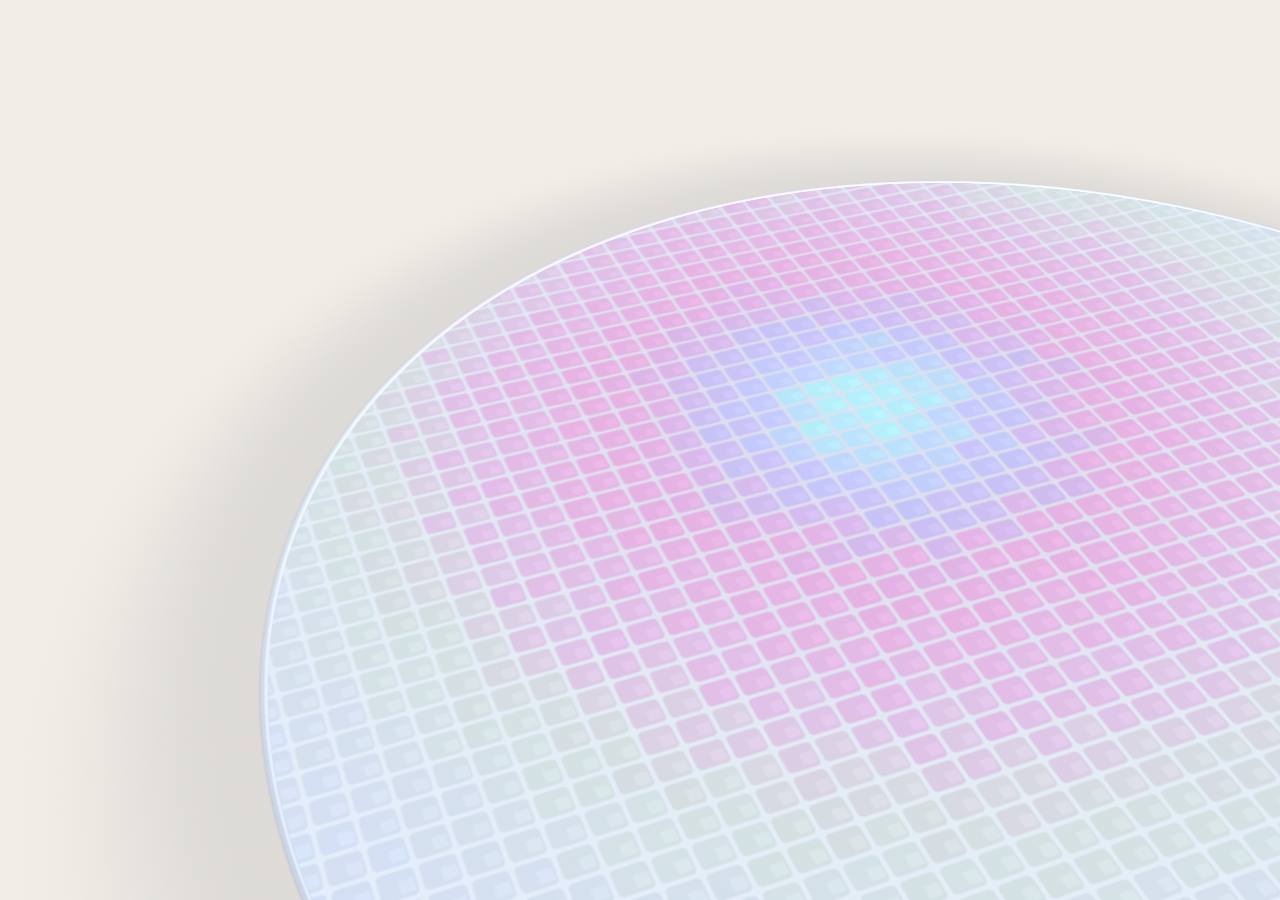
<file: wafer.html>
<!doctype html>
<html lang="en">
<head>
<meta charset="utf-8">
<meta name="viewport" content="width=device-width, initial-scale=1, viewport-fit=cover">
<title>Wafer</title>
<style>
  html, body { margin: 0; height: 100%; overflow: hidden; background: #F1EEE7; }
  canvas { position: fixed; inset: 0; width: 100%; height: 100%; display: block; touch-action: none; }
</style>
</head>
<body>
<canvas id="c" aria-hidden="true"></canvas>
<script>
/* ------------------------------------------------------------------ *
 *  Tuning
 * ------------------------------------------------------------------ */
const GLOW_RADIUS   = 0.65;      // core-to-halo radius in wafer radii; the fringe fades out by ~1.9x this
const EASE          = 0.10;      // glow lerp per frame toward the cursor (0.08-0.12 feels floaty)
const FADE          = 0.07;      // glow in/out speed when entering or leaving the wafer
const WAFER_TILT    = 50;        // degrees the far edge is tipped away from the viewer
const WAFER_ROLL    = -17;       // degrees the wafer is turned around its normal (the outline)
const GRID_ROTATION = 38;        // degrees the die lattice is rotated in wafer space (35-40 = diamond lattice)
const ATTRACT_SHIFT = 0.05;      // how far the wafer drifts toward the cursor (fraction of the half-viewport)
const ATTRACT_TILT  = 3;         // degrees the wafer leans toward the cursor vertically
const ATTRACT_YAW   = 3;         // degrees the wafer leans toward the cursor horizontally
const ATTRACT_EASE  = 0.045;     // how softly the wafer follows (lower = lazier)
const FOV           = 34;        // vertical field of view, degrees (lower = flatter perspective)
const WAFER_CENTER  = [0.66, -0.28]; // wafer centre as a fraction of the half-viewport (x right, y up)
const WAFER_RADIUS  = 1.75;      // wafer radius in half-viewport heights at the wafer's distance
const DIE_SIZE      = [0.046, 0.040]; // die pitch (x, y) in wafer radii, a 1.15:1 die (~43 across)

const COLOR_CORE    = '#a6e4ea'; // tiny pale-aqua core
const COLOR_RING    = '#b9b5f3'; // lavender / periwinkle ring
const COLOR_HALO    = '#f19bd8'; // wide magenta / pink halo (the dominant hue)
const COLOR_FRINGE  = '#dcec9e'; // faint yellow-green fringe
const COLOR_FRINGE2 = '#ffd9bd'; // pale peach, the last fringe before the resting pearl

const COLOR_BG      = '#F1EEE7'; // page
const COLOR_DIE     = '#d2e0f5'; // resting die: pale blue
const COLOR_SCRIBE  = '#e4eefa'; // resting scribe lines: near-white blue-grey

/* ------------------------------------------------------------------ *
 *  Shader
 * ------------------------------------------------------------------ */
const VERT = `#version 300 es
void main() {
  vec2 p = vec2(float((gl_VertexID << 1) & 2), float(gl_VertexID & 2));
  gl_Position = vec4(p * 2.0 - 1.0, 0.0, 1.0);
}`;

const FRAG = `#version 300 es
precision highp float;
out vec4 outColor;

uniform vec2  uRes;
uniform float uTan;
uniform vec3  uC, uU, uV, uN;      // wafer centre and plane basis (camera space)
uniform float uR;                  // wafer radius (camera-space units)
uniform vec2  uLight;              // glow centre in wafer coordinates
uniform float uEnergy;             // 0..1 glow strength
uniform float uGlowR;
uniform vec2  uDie;
uniform vec3  uCore, uRing, uHalo, uFringe, uFringe2;
uniform vec3  uBg, uDieCol, uScribeCol;
uniform float uGrid;               // lattice rotation, radians

float hash12(vec2 p) {
  vec3 p3 = fract(vec3(p.xyx) * 0.1031);
  p3 += dot(p3, p3.yzx + 33.33);
  return fract((p3.x + p3.y) * p3.z);
}

float sdBox(vec2 p, vec2 c, vec2 h, float r) {
  vec2 q = abs(p - c) - h + r;
  return length(max(q, 0.0)) + min(max(q.x, q.y), 0.0) - r;
}
float cover(float sd, float fw) { return 1.0 - smoothstep(-fw, fw, sd); }

// thin-film colour ramp: pale aqua core -> lavender -> pink halo -> yellow-green -> peach
vec3 iri(float x) {
  vec3 c = uCore;
  c = mix(c, uRing,    smoothstep(0.06, 0.30, x));
  c = mix(c, uHalo,    smoothstep(0.26, 0.60, x));
  c = mix(c, uFringe,  smoothstep(0.85, 1.25, x));
  c = mix(c, uFringe2, smoothstep(1.15, 1.55, x));
  return c;
}
// how strongly the surface takes the colour at distance x (fully gone by x = 1.9)
float weight(float x) {
  return 0.9 * pow(1.0 - smoothstep(0.35, 1.9, x), 1.5);
}

// recolour a resting element: the hue comes from the ramp, the structure from the element
vec3 lit(vec3 rest, float x, float sat, float k) {
  float a = clamp(weight(x) * k * uEnergy, 0.0, 1.0);
  vec3 tint = iri(x);
  tint = mix(vec3(dot(tint, vec3(0.299, 0.587, 0.114))), tint, sat);
  return mix(rest, tint, a);
}

void main() {
  vec2 ndc = gl_FragCoord.xy / uRes * 2.0 - 1.0;
  ndc.x *= uRes.x / uRes.y;
  vec3 d = normalize(vec3(ndc * uTan, -1.0));

  float dn = dot(d, uN);
  float t  = dot(uC, uN) / min(dn, -1e-4);
  bool valid = t > 0.0;
  vec3 P = d * (valid ? t : 1.0) - uC;
  vec2 uv = vec2(dot(P, uU), dot(P, uV)) / uR;

  float fw  = max(length(fwidth(uv)), 1e-5);
  float len = length(uv);

  // ---- die lattice, rotated in wafer space -------------------------------------
  float cg = cos(uGrid), sg = sin(uGrid);
  mat2 R = mat2(cg, -sg, sg, cg);
  vec2 pitch = uDie;
  vec2 cell = (R * uv) / pitch;
  vec2 id = floor(cell);
  vec2 p = (fract(cell) - 0.5) * pitch;
  float h = hash12(id);

  float scribe = 0.0028;                                // half the gap between dies
  float dieSd = sdBox(p, vec2(0.0), pitch * 0.5 - scribe, 0.006);
  float secSd = sdBox(p, vec2(0.20, -0.10) * pitch, vec2(0.18, 0.20) * pitch, 0.0025);
  float mDie = cover(dieSd, fw), mSec = cover(secSd, fw);

  // ---- glow: one flat colour per die, evaluated at the die centre ---------------
  vec2 cuv = ((id + 0.5) * pitch) * R;                  // die centre back in wafer coordinates
  vec2 toC = cuv - uLight;
  float xc = length(toC) / uGlowR;
  float ang = atan(toC.y, toC.x);
  float shimmer = 0.05 * sin(6.2832 * (1.1 * xc + ang / 6.2832) + h * 6.2832) + (h - 0.5) * 0.04;
  float xe = xc + shimmer;
  float near = 1.0 - smoothstep(0.0, 0.6, xc);
  float sat = 1.0 + 0.25 * (1.0 - smoothstep(0.0, 0.4, xc));

  float xg = length(uv - uLight) / uGlowR;              // smooth distance for scribes and rim
  vec3 cScribe = lit(uScribeCol, xg + 0.12, 0.45, 0.35);
  vec3 cDie = lit(uDieCol, xe, sat, 1.0) + 0.05 * near * uEnergy;   // dies a touch brighter than the gaps
  vec3 cSec = cDie + 0.025;                             // secondary rectangle: a slightly lighter tint

  vec3 col = cScribe;
  col = mix(col, cDie, mDie);
  col = mix(col, cSec, mSec * mDie);

  // distant, sub-pixel cells collapse to their average colour (no moire at the horizon)
  float fp = fw / min(pitch.x, pitch.y);
  vec3 avg = mix(cDie, cScribe, 0.22);
  col = mix(col, avg, smoothstep(0.16, 0.48, fp));

  // ---- rim / bevel ----------------------------------------------------------
  vec2 dir = uv / max(len, 1e-4);
  float facing = dot(dir, normalize(vec2(-0.55, 0.85))) * 0.5 + 0.5;
  vec3 rim = mix(vec3(0.715, 0.765, 0.850), vec3(0.905, 0.930, 0.972), facing);
  rim += 0.10 * (1.0 - smoothstep(0.0, fw * 1.6, abs(len - 0.9925)));  // thin highlight line
  rim *= 1.0 - 0.08 * smoothstep(0.9975, 1.0, len);                    // darker outer lip
  rim = mix(rim, iri(xg) * 0.95, weight(xg) * uEnergy * 0.22);
  col = mix(col, rim, smoothstep(0.989, 0.992, len));            // thin edge, like a real wafer

  // ---- page + soft drop shadow on the left ---------------------------------
  float sd = length(uv - vec2(-0.05, -0.022)) - 1.0;
  float shadow = (1.0 - smoothstep(-0.02, 0.22, sd)) * 0.085;
  vec3 page = uBg * (1.0 - shadow * vec3(0.95, 0.95, 0.80));

  float inside = cover(len - 1.0, fw * 1.2);
  vec3 outc = mix(page, col, inside);
  outc = valid ? outc : uBg;

  outc += (hash12(gl_FragCoord.xy) - 0.5) / 255.0;      // dither against banding
  outColor = vec4(outc, 1.0);
}`;

/* ------------------------------------------------------------------ *
 *  Setup
 * ------------------------------------------------------------------ */
const canvas = document.getElementById('c');
const gl = canvas.getContext('webgl2', { antialias: false, alpha: false, powerPreference: 'high-performance' });
const reduceMotion = matchMedia('(prefers-reduced-motion: reduce)').matches;

const hex = (s) => [1, 3, 5].map((i) => parseInt(s.slice(i, i + 2), 16) / 255);
const rad = (d) => (d * Math.PI) / 180;
const TAN = Math.tan(rad(FOV) / 2);

let W = 1, H = 1, aspect = 1;
const att = { x: 0, y: 0 };            // eased lean of the wafer toward the cursor
const plane = { C: [0, 0, -1], U: [1, 0, 0], V: [0, 1, 0], N: [0, 0, 1], R: 1 };

// ax, ay in -1..1: the wafer's eased lean toward the cursor (0 = resting pose)
function buildPlane(ax = 0, ay = 0) {
  const th = rad(WAFER_TILT - ay * ATTRACT_TILT), ph = rad(WAFER_ROLL), yw = rad(-ax * ATTRACT_YAW);
  const mixv = (a, b, ca, cb) => a.map((v, i) => v * ca + b[i] * cb);
  const yaw = (v) => [v[0] * Math.cos(yw) + v[2] * Math.sin(yw), v[1], -v[0] * Math.sin(yw) + v[2] * Math.cos(yw)];
  const N = [0, Math.sin(th), Math.cos(th)];
  const U0 = [1, 0, 0], V0 = [0, Math.cos(th), -Math.sin(th)];
  plane.U = yaw(mixv(U0, V0, Math.cos(ph), Math.sin(ph)));
  plane.V = yaw(mixv(U0, V0, -Math.sin(ph), Math.cos(ph)));
  plane.N = yaw(N);
  plane.C = [(WAFER_CENTER[0] + ax * ATTRACT_SHIFT) * aspect * TAN, (WAFER_CENTER[1] + ay * ATTRACT_SHIFT) * TAN, -1];
  plane.R = WAFER_RADIUS * TAN * Math.max(1, 1.35 / aspect);
}

// pointer (aspect-scaled NDC) -> wafer coordinates, or null above the horizon
function toWafer(nx, ny) {
  const dl = Math.hypot(nx * TAN, ny * TAN, 1);
  const d = [(nx * TAN) / dl, (ny * TAN) / dl, -1 / dl];
  const dot = (a, b) => a[0] * b[0] + a[1] * b[1] + a[2] * b[2];
  const dn = dot(d, plane.N);
  if (dn > -1e-4) return null;
  const t = dot(plane.C, plane.N) / dn;
  if (t <= 0) return null;
  const P = [d[0] * t - plane.C[0], d[1] * t - plane.C[1], d[2] * t - plane.C[2]];
  return [dot(P, plane.U) / plane.R, dot(P, plane.V) / plane.R];
}

let prog, loc = {};
if (gl) {
  const sh = (type, src) => {
    const s = gl.createShader(type);
    gl.shaderSource(s, src);
    gl.compileShader(s);
    if (!gl.getShaderParameter(s, gl.COMPILE_STATUS)) throw new Error(gl.getShaderInfoLog(s));
    return s;
  };
  prog = gl.createProgram();
  gl.attachShader(prog, sh(gl.VERTEX_SHADER, VERT));
  gl.attachShader(prog, sh(gl.FRAGMENT_SHADER, FRAG));
  gl.linkProgram(prog);
  if (!gl.getProgramParameter(prog, gl.LINK_STATUS)) throw new Error(gl.getProgramInfoLog(prog));
  gl.useProgram(prog);
  gl.bindVertexArray(gl.createVertexArray());
  for (const n of ['uRes', 'uTan', 'uC', 'uU', 'uV', 'uN', 'uR', 'uLight', 'uEnergy', 'uGlowR', 'uDie',
    'uCore', 'uRing', 'uHalo', 'uFringe', 'uFringe2', 'uBg', 'uDieCol', 'uScribeCol', 'uGrid']) {
    loc[n] = gl.getUniformLocation(prog, n);
  }
  gl.uniform1f(loc.uTan, TAN);
  gl.uniform1f(loc.uGlowR, GLOW_RADIUS);
  gl.uniform2f(loc.uDie, DIE_SIZE[0], DIE_SIZE[1]);
  gl.uniform3fv(loc.uCore, hex(COLOR_CORE));
  gl.uniform3fv(loc.uRing, hex(COLOR_RING));
  gl.uniform3fv(loc.uHalo, hex(COLOR_HALO));
  gl.uniform3fv(loc.uFringe, hex(COLOR_FRINGE));
  gl.uniform3fv(loc.uFringe2, hex(COLOR_FRINGE2));
  gl.uniform3fv(loc.uBg, hex(COLOR_BG));
  gl.uniform3fv(loc.uDieCol, hex(COLOR_DIE));
  gl.uniform1f(loc.uGrid, rad(GRID_ROTATION));
  gl.uniform3fv(loc.uScribeCol, hex(COLOR_SCRIBE));
}

function resize() {
  const dpr = Math.min(window.devicePixelRatio || 1, 2);
  W = Math.max(1, Math.round(innerWidth * dpr));
  H = Math.max(1, Math.round(innerHeight * dpr));
  canvas.width = W;
  canvas.height = H;
  aspect = W / H;
  buildPlane(att.x, att.y);
  if (gl) {
    gl.viewport(0, 0, W, H);
    gl.uniform2f(loc.uRes, W, H);
    uploadPlane();
  }
}
function uploadPlane() {
  gl.uniform3fv(loc.uC, plane.C);
  gl.uniform3fv(loc.uU, plane.U);
  gl.uniform3fv(loc.uV, plane.V);
  gl.uniform3fv(loc.uN, plane.N);
  gl.uniform1f(loc.uR, plane.R);
}
addEventListener('resize', resize);
if (window.ResizeObserver) new ResizeObserver(resize).observe(document.documentElement);
resize();

/* ------------------------------------------------------------------ *
 *  Interaction
 * ------------------------------------------------------------------ */
const light = { x: 0, y: 0 };        // eased glow centre, wafer coordinates
const target = { x: 0, y: 0 };       // where the cursor currently points, wafer coordinates
let energy = 0, energyTarget = 0;
let pointerSeen = false, pointerInside = false;

const ptr = { nx: 0, ny: 0, ax: 0, ay: 0 };   // cursor in aspect-scaled NDC and in -1..1
let firstAim = true;
let hovering = false;                        // cursor currently over the wafer disc

function aim(clientX, clientY) {
  ptr.ax = clientX / innerWidth * 2 - 1;
  ptr.ay = -(clientY / innerHeight * 2 - 1);
  ptr.nx = ptr.ax * aspect;
  ptr.ny = ptr.ay;
  pointerSeen = true;
  pointerInside = true;
}
function leave() { pointerInside = false; energyTarget = 0; }

addEventListener('pointermove', (e) => aim(e.clientX, e.clientY), { passive: true });
addEventListener('pointerdown', (e) => aim(e.clientX, e.clientY), { passive: true });
addEventListener('touchstart', (e) => aim(e.touches[0].clientX, e.touches[0].clientY), { passive: true });
addEventListener('touchmove', (e) => aim(e.touches[0].clientX, e.touches[0].clientY), { passive: true });
addEventListener('touchend', leave, { passive: true });
addEventListener('pointercancel', leave, { passive: true });
document.documentElement.addEventListener('mouseleave', leave);
addEventListener('blur', leave);

// idle: a slow Lissajous path over the visible part of the wafer
function idle(t) {
  const nx = (0.05 + 0.34 * Math.sin(t * 0.37)) * aspect;
  const ny = -0.12 + 0.30 * Math.sin(t * 0.29 + 1.1);
  const w = toWafer(nx, ny);
  if (w) { target.x = w[0]; target.y = w[1]; }
  energyTarget = 1;
}

/* ------------------------------------------------------------------ *
 *  Loop
 * ------------------------------------------------------------------ */
function frame(now) {
  const t = now / 1000;

  // is the cursor over the wafer? (a little hysteresis so it doesn't flicker at the rim)
  let w = null;
  if (pointerSeen && pointerInside) {
    w = toWafer(ptr.nx, ptr.ny);
    const r = w ? Math.hypot(w[0], w[1]) : Infinity;
    hovering = r < (hovering ? 1.03 : 1.0);
  } else {
    hovering = false;
  }

  // the wafer leans and drifts a little toward the cursor only while it hovers over the disc,
  // then settles back to its resting pose
  if (!reduceMotion) {
    const tx = hovering ? ptr.ax : 0, ty = hovering ? ptr.ay : 0;
    att.x += (tx - att.x) * ATTRACT_EASE;
    att.y += (ty - att.y) * ATTRACT_EASE;
    buildPlane(att.x, att.y);
  }

  if (pointerSeen) {
    // re-aim every frame: the wafer moves under a stationary cursor, so the glow must keep up
    if (pointerInside) {
      w = toWafer(ptr.nx, ptr.ny);
      if (w) {
        target.x = w[0];
        target.y = w[1];
        if (firstAim) { light.x = w[0]; light.y = w[1]; firstAim = false; }
        energyTarget = Math.hypot(w[0], w[1]) < 1.0 ? 1 : 0;   // glow only lives on the wafer
      } else {
        energyTarget = 0;
      }
    }
  } else if (reduceMotion) {                  // no drift: rest the light at a fixed spot
    const w = toWafer(0.05 * aspect, -0.12);
    if (w) { target.x = light.x = w[0]; target.y = light.y = w[1]; }
    energyTarget = 1;
  } else {
    idle(t);
  }

  const k = reduceMotion ? 1 : EASE;
  light.x += (target.x - light.x) * k;
  light.y += (target.y - light.y) * k;
  energy += (energyTarget - energy) * (reduceMotion ? 1 : FADE);

  if (gl) {
    uploadPlane();
    gl.uniform2f(loc.uLight, light.x, light.y);
    gl.uniform1f(loc.uEnergy, energy);
    gl.drawArrays(gl.TRIANGLES, 0, 3);
  }
  requestAnimationFrame(frame);
}
requestAnimationFrame(frame);
</script>
</body>
</html>
</file>
